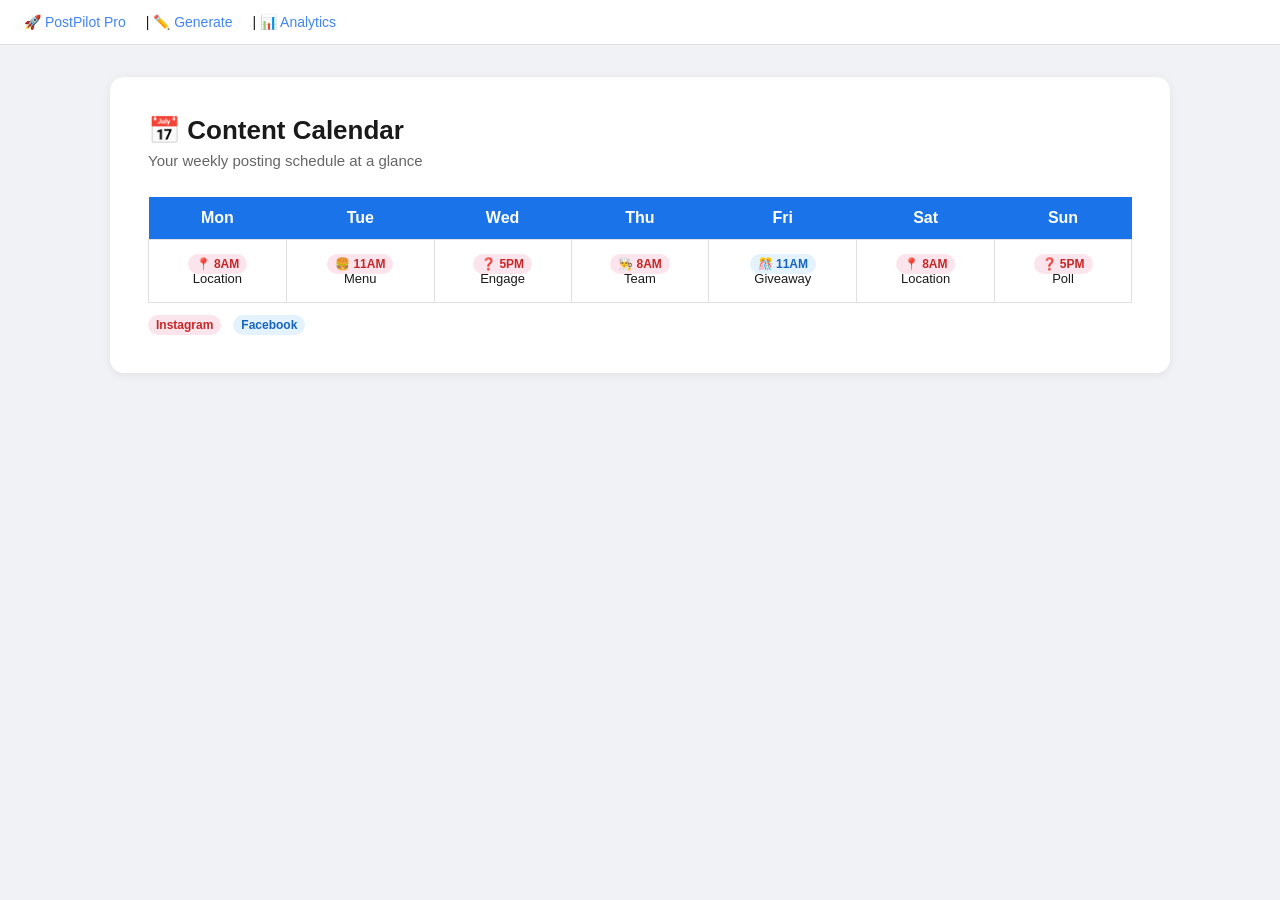
<file: templates/calendar.html>
<!DOCTYPE html>
<html lang="en">
<head>
    <meta charset="UTF-8">
    <meta name="viewport" content="width=device-width, initial-scale=1.0">
    <title>PostPilot Pro — Calendar</title>
    <link rel="stylesheet" href="/static/style.css">
</head>
<body>
    <nav>
        <a href="/">🚀 PostPilot Pro</a> |
        <a href="/generate">✏️ Generate</a> |
        <a href="/analytics">📊 Analytics</a>
    </nav>
    <div class="container">
        <div class="card">
            <h1>📅 Content Calendar</h1>
            <p class="subtitle">Your weekly posting schedule at a glance</p>
            <table class="calendar">
                <thead><tr><th>Mon</th><th>Tue</th><th>Wed</th><th>Thu</th><th>Fri</th><th>Sat</th><th>Sun</th></tr></thead>
                <tbody><tr>
                    <td class="cal-cell"><span class="cal-tag ig">📍 8AM</span><br>Location</td>
                    <td class="cal-cell"><span class="cal-tag ig">🍔 11AM</span><br>Menu</td>
                    <td class="cal-cell"><span class="cal-tag ig">❓ 5PM</span><br>Engage</td>
                    <td class="cal-cell"><span class="cal-tag ig">👨‍🍳 8AM</span><br>Team</td>
                    <td class="cal-cell"><span class="cal-tag fb">🎊 11AM</span><br>Giveaway</td>
                    <td class="cal-cell"><span class="cal-tag ig">📍 8AM</span><br>Location</td>
                    <td class="cal-cell"><span class="cal-tag ig">❓ 5PM</span><br>Poll</td>
                </tr></tbody>
            </table>
            <div class="legend">
                <span class="cal-tag ig">Instagram</span>
                <span class="cal-tag fb">Facebook</span>
            </div>
        </div>
    </div>
</body>
</html>
</file>
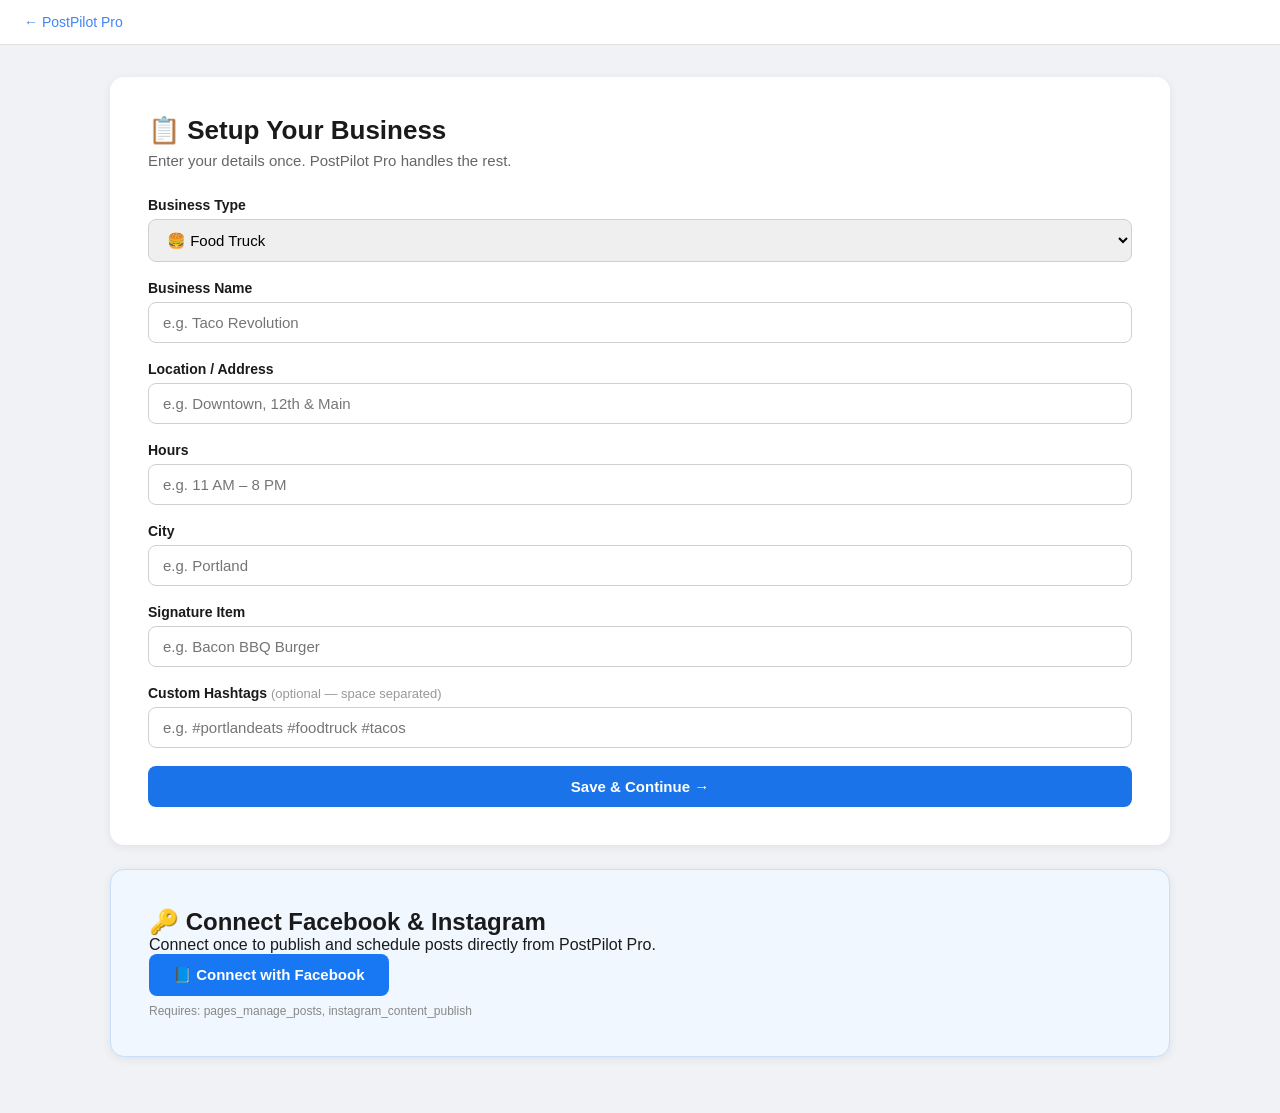
<file: templates/setup.html>
<!DOCTYPE html>
<html lang="en">
<head>
    <meta charset="UTF-8">
    <meta name="viewport" content="width=device-width, initial-scale=1.0">
    <title>PostPilot Pro — Setup</title>
    <link rel="stylesheet" href="/static/style.css">
</head>
<body>
    <nav><a href="/">← PostPilot Pro</a></nav>
    <div class="container">
        <div class="card">
            <h1>📋 Setup Your Business</h1>
            <p class="subtitle">Enter your details once. PostPilot Pro handles the rest.</p>
            <form id="setupForm">
                <div class="form-group">
                    <label>Business Type</label>
                    <select id="businessType" required>
                        <option value="food_truck">🍔 Food Truck</option>
                        <option value="restaurant">🍷 Restaurant</option>
                        <option value="hotel">🏨 Hotel / Resort</option>
                        <option value="cafe">☕ Cafe</option>
                        <option value="food_company">🍳 Food Company</option>
                    </select>
                </div>
                <div class="form-group"><label>Business Name</label><input type="text" id="businessName" placeholder="e.g. Taco Revolution" required></div>
                <div class="form-group"><label>Location / Address</label><input type="text" id="location" placeholder="e.g. Downtown, 12th & Main" required></div>
                <div class="form-group"><label>Hours</label><input type="text" id="hours" placeholder="e.g. 11 AM – 8 PM" required></div>
                <div class="form-group"><label>City</label><input type="text" id="city" placeholder="e.g. Portland" required></div>
                <div class="form-group"><label>Signature Item</label><input type="text" id="specialItem" placeholder="e.g. Bacon BBQ Burger" required></div>
                <div class="form-group">
                    <label>Custom Hashtags <span class="optional">(optional — space separated)</span></label>
                    <input type="text" id="hashtags" placeholder="e.g. #portlandeats #foodtruck #tacos">
                </div>
                <button type="submit" class="btn btn-full">Save & Continue →</button>
            </form>
        </div>
        <div class="card card-connect">
            <h2>🔑 Connect Facebook & Instagram</h2>
            <p>Connect once to publish and schedule posts directly from PostPilot Pro.</p>
            <a href="/auth/facebook" class="btn btn-facebook">📘 Connect with Facebook</a>
            <p class="help">Requires: pages_manage_posts, instagram_content_publish</p>
        </div>
    </div>
    <script>
        document.getElementById('setupForm').addEventListener('submit', async (e) => {
            e.preventDefault();
            const raw = document.getElementById('hashtags').value;
            const info = {
                business_type: document.getElementById('businessType').value,
                business_name: document.getElementById('businessName').value,
                location:      document.getElementById('location').value,
                hours:         document.getElementById('hours').value,
                city:          document.getElementById('city').value,
                special_item:  document.getElementById('specialItem').value,
                hashtags: raw ? raw.split(' ').filter(h => h.startsWith('#')) : []
            };
            const res = await fetch('/api/setup_business', {
                method: 'POST', headers: {'Content-Type': 'application/json'},
                body: JSON.stringify({user_id: 'default', business_info: info})
            });
            const result = await res.json();
            if (result.success) window.location.href = '/generate';
            else alert('Error: ' + result.message);
        });
    </script>
</body>
</html>
</file>
<file: static/style.css>
* { margin: 0; padding: 0; box-sizing: border-box; }
body { font-family: -apple-system, BlinkMacSystemFont, 'Segoe UI', Roboto, sans-serif; background: #f0f2f5; color: #1a1a1a; }

nav { background: #fff; padding: 14px 24px; border-bottom: 1px solid #e0e0e0; font-size: 14px; }
nav a { color: #4285f4; text-decoration: none; margin-right: 16px; font-weight: 500; }
nav a:hover { text-decoration: underline; }

.hero { background: linear-gradient(135deg, #1a73e8, #0f4c81); color: #fff; padding: 90px 24px; text-align: center; }
.hero .logo { font-size: 56px; margin-bottom: 12px; }
.hero h1 { font-size: 46px; font-weight: 800; letter-spacing: -1px; margin-bottom: 14px; }
.hero p { font-size: 20px; opacity: .85; margin-bottom: 36px; max-width: 600px; margin-left: auto; margin-right: auto; }

.container { max-width: 1100px; margin: 0 auto; padding: 32px 20px; }

.card { background: #fff; border-radius: 14px; padding: 38px; margin-bottom: 24px; box-shadow: 0 2px 10px rgba(0,0,0,.07); }
.card h1 { font-size: 26px; margin-bottom: 6px; }
.subtitle { color: #666; margin-bottom: 28px; font-size: 15px; }

.features { display: grid; grid-template-columns: repeat(auto-fit, minmax(200px, 1fr)); gap: 20px; margin-top: 32px; }
.feature { background: #fff; border-radius: 12px; padding: 26px 20px; text-align: center; box-shadow: 0 2px 8px rgba(0,0,0,.06); }
.feature .icon { font-size: 38px; margin-bottom: 12px; }
.feature h3 { font-size: 15px; margin-bottom: 6px; }
.feature p { color: #666; font-size: 13px; }

.form-group { margin-bottom: 18px; }
.form-group label { display: block; font-weight: 600; margin-bottom: 6px; font-size: 14px; }
.form-group input, .form-group select { width: 100%; padding: 11px 14px; border: 1px solid #d0d0d0; border-radius: 8px; font-size: 15px; }
.form-group input:focus, .form-group select:focus { outline: none; border-color: #1a73e8; box-shadow: 0 0 0 3px rgba(26,115,232,.15); }
.optional { font-weight: 400; color: #999; font-size: 13px; }
.help { color: #888; font-size: 12px; margin-top: 8px; }

.btn { display: inline-block; padding: 12px 24px; border-radius: 8px; border: none; font-size: 15px; font-weight: 600; cursor: pointer; text-decoration: none; transition: all .18s; background: #1a73e8; color: #fff; }
.btn:hover { opacity: .88; transform: translateY(-1px); }
.btn-large { font-size: 18px; padding: 17px 40px; border-radius: 10px; }
.btn-full { width: 100%; text-align: center; }
.btn-success { background: #34a853; color: #fff; }
.btn-secondary { background: #e8eaf6; color: #333; margin-left: 10px; }
.btn-facebook { background: #1877f2; color: #fff; display: inline-block; }
.card-connect { background: #f0f7ff; border: 1px solid #c8def9; }

.tabs { display: flex; gap: 8px; margin-bottom: 24px; }
.tab { padding: 9px 20px; border-radius: 8px; border: 1px solid #ddd; background: #fff; cursor: pointer; font-size: 14px; font-weight: 500; }
.tab.active { background: #1a73e8; color: #fff; border-color: #1a73e8; }
.hint { color: #666; margin-bottom: 16px; font-size: 14px; }

.post-card { background: #f9fafb; border-radius: 10px; padding: 20px; margin: 16px 0; border-left: 4px solid #1a73e8; }
.post-card.fb { border-left-color: #1877f2; }
.post-header { display: flex; justify-content: space-between; align-items: center; margin-bottom: 12px; }
.badge { font-size: 12px; padding: 4px 10px; border-radius: 20px; font-weight: 600; }
.badge-ig { background: #fce4ec; color: #c62828; }
.badge-fb { background: #e3f2fd; color: #1565c0; }
.post-time { color: #888; font-size: 13px; }
.post-caption { white-space: pre-wrap; font-size: 15px; line-height: 1.6; margin: 12px 0; font-family: inherit; }
.post-img-hint { color: #888; font-size: 13px; margin-bottom: 12px; }
.post-actions { display: flex; gap: 8px; flex-wrap: wrap; }

.calendar { width: 100%; border-collapse: collapse; margin-top: 16px; }
.calendar th { background: #1a73e8; color: #fff; padding: 12px; text-align: center; }
.cal-cell { padding: 16px; text-align: center; border: 1px solid #e0e0e0; font-size: 13px; }
.cal-tag { font-size: 12px; padding: 3px 8px; border-radius: 12px; font-weight: 600; }
.cal-tag.ig { background: #fce4ec; color: #c62828; }
.cal-tag.fb { background: #e3f2fd; color: #1565c0; }
.legend { margin-top: 12px; display: flex; gap: 12px; }

.analytics-grid { margin-top: 20px; }
.best-post { background: #e8f5e9; padding: 14px; border-radius: 8px; margin-bottom: 16px; font-size: 15px; }
.data-table { width: 100%; border-collapse: collapse; }
.data-table th { background: #f5f5f5; padding: 10px 14px; text-align: left; font-size: 13px; border-bottom: 2px solid #e0e0e0; }
.data-table td { padding: 10px 14px; border-bottom: 1px solid #f0f0f0; font-size: 14px; }
</file>
